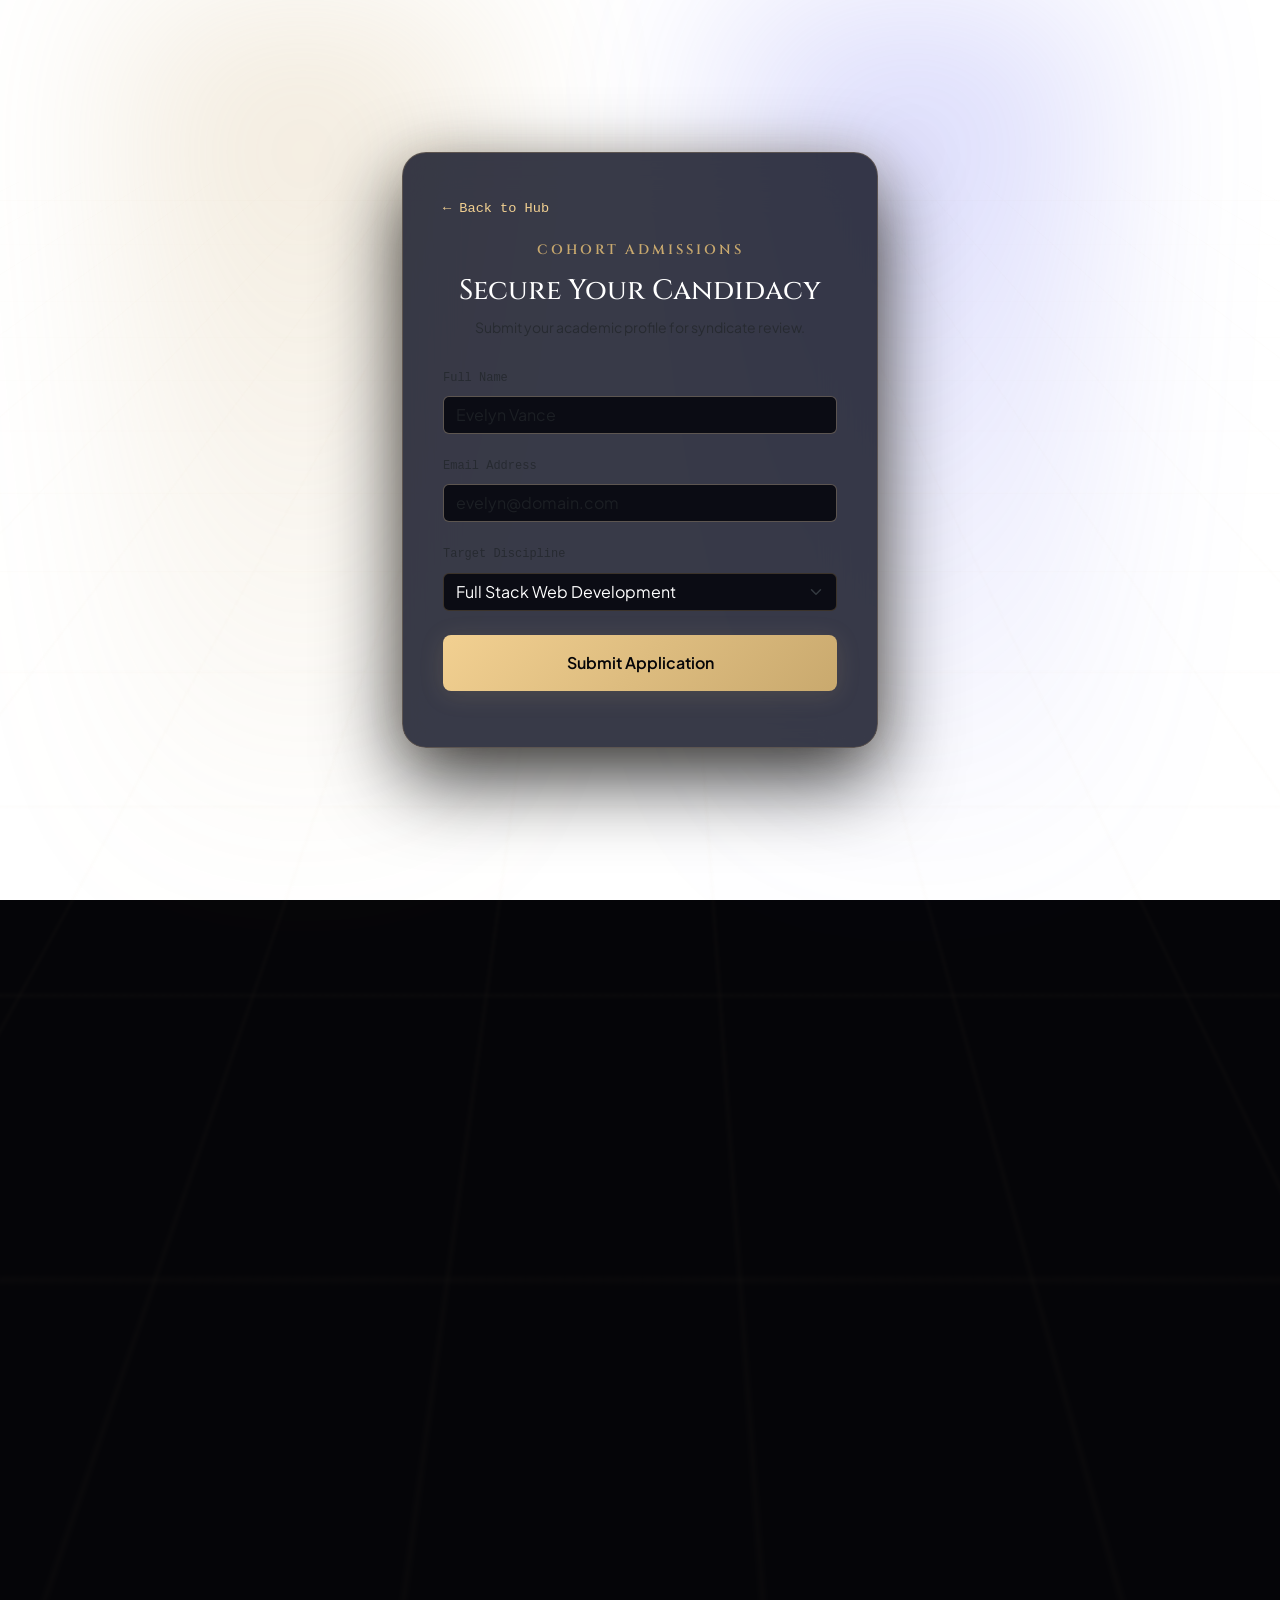
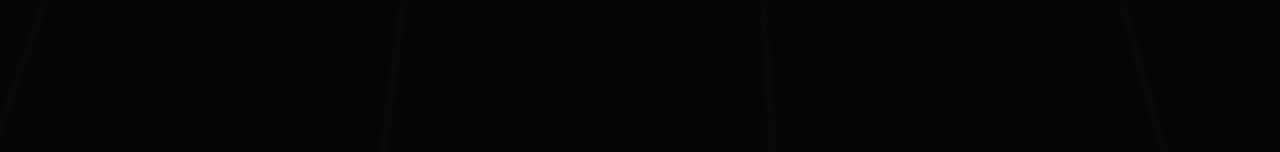
<file: Enroll.html>
<!DOCTYPE html>
<html lang="en">
<head>
  <meta charset="UTF-8">
  <meta name="viewport" content="width=device-width, initial-scale=1.0">
  <title>Enrolment Admissions — LearnSpace Hub</title>
  <link rel="preconnect" href="https://fonts.googleapis.com">
  <link rel="preconnect" href="https://fonts.gstatic.com" crossorigin>
  <link href="https://fonts.googleapis.com/css2?family=Cinzel:wght@500;600;700;800&family=Plus+Jakarta+Sans:wght@300;400;500;600;700&display=swap" rel="stylesheet">
  <link href="https://cdn.jsdelivr.net/npm/bootstrap@5.3.0/dist/css/bootstrap.min.css" rel="stylesheet">
  <link rel="stylesheet" href="style.css">
</head>
<body class="d-flex align-items-center justify-content-center min-vh-100 bg-obsidian position-relative overflow-hidden py-5">
  <div class="light-beam beam-1"></div>
  <div class="light-beam beam-2"></div>
  <div class="perspective-grid-bg"></div>

  <div class="container position-relative z-2 max-w-500">
    <div class="css-modal-content border-gold-glow">
      <a href="index.html" class="css-modal-close">← Back to Hub</a>
      <div class="text-center mb-4">
        <span class="section-subtitle">COHORT ADMISSIONS</span>
        <h2 class="text-white font-serif h3">Secure Your Candidacy</h2>
        <p class="text-muted small">Submit your academic profile for syndicate review.</p>
      </div>
      <form onsubmit="event.preventDefault(); alert('Candidacy application submitted successfully!'); window.location.href='index.html';">
        <div class="mb-3">
          <label class="form-label text-muted x-small uppercase font-mono">Full Name</label>
          <input type="text" class="form-control bg-surface-dark border-gold-subtle text-white" placeholder="Evelyn Vance" required>
        </div>
        <div class="mb-3">
          <label class="form-label text-muted x-small uppercase font-mono">Email Address</label>
          <input type="email" class="form-control bg-surface-dark border-gold-subtle text-white" placeholder="evelyn@domain.com" required>
        </div>
        <div class="mb-4">
          <label class="form-label text-muted x-small uppercase font-mono">Target Discipline</label>
          <select class="form-select bg-surface-dark border-gold-subtle text-white">
            <option>Full Stack Web Development</option>
            <option>Artificial Intelligence & Neural Systems</option>
            <option>UI/UX Spatial Design</option>
          </select>
        </div>
        <button type="submit" class="btn btn-luxury-glow w-100 py-3 mb-3">Submit Application</button>
      </form>
    </div>
  </div>
</body>
</html>
</file>
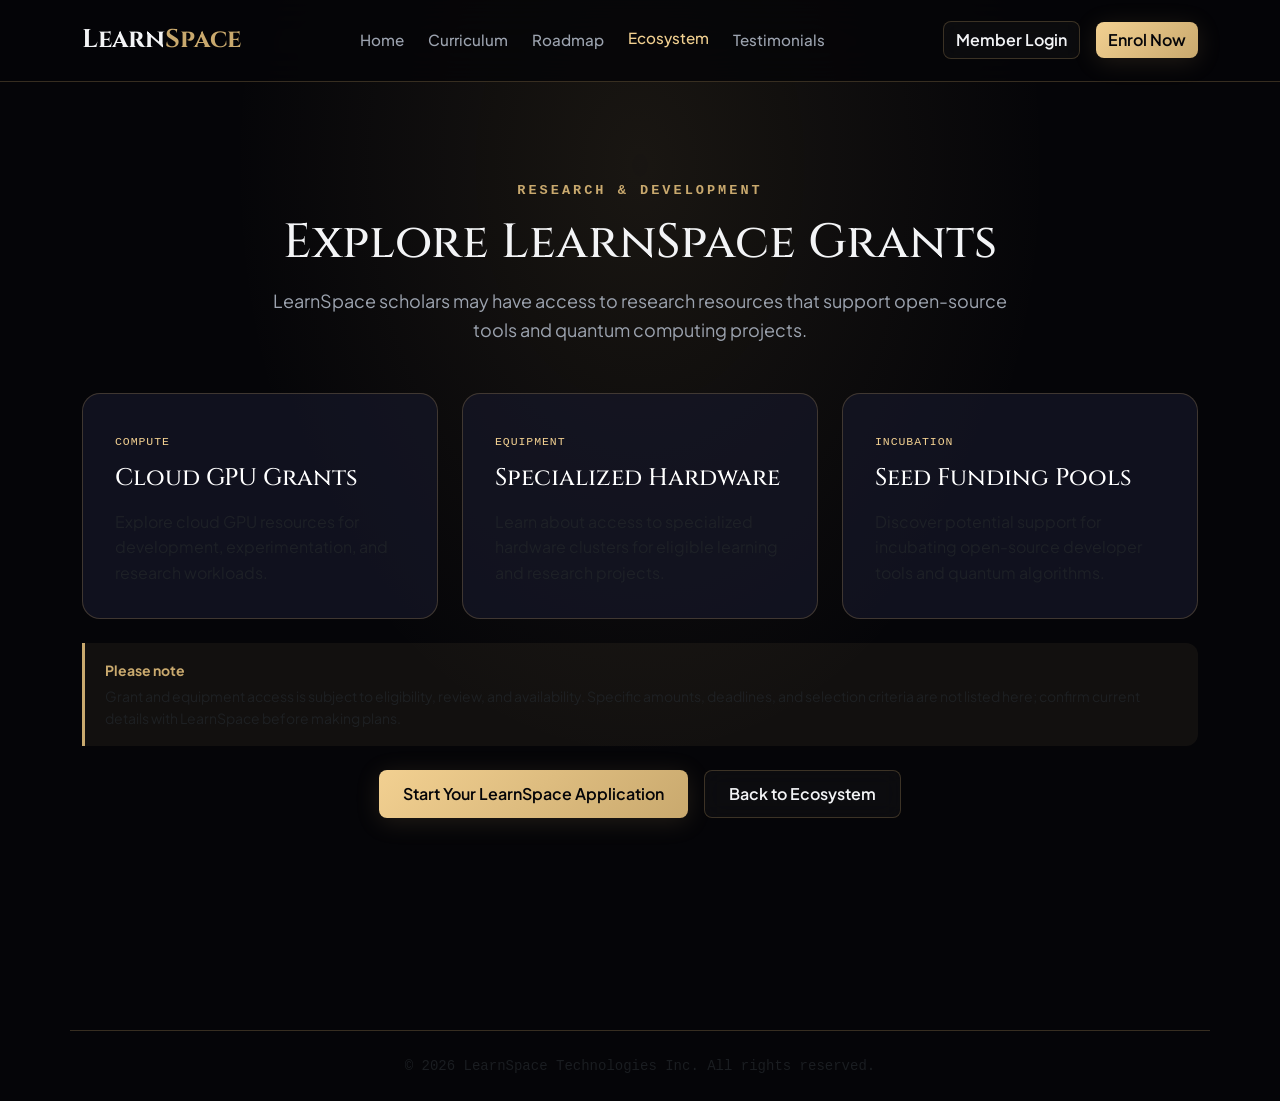
<file: grants.html>
<!DOCTYPE html>
<html lang="en">
<head>
  <meta charset="UTF-8">
  <meta name="viewport" content="width=device-width, initial-scale=1.0">
  <title>Research Grants — LearnSpace</title>
  <link rel="preconnect" href="https://fonts.googleapis.com">
  <link rel="preconnect" href="https://fonts.gstatic.com" crossorigin>
  <link href="https://fonts.googleapis.com/css2?family=Cinzel:wght@500;600;700;800&family=Plus+Jakarta+Sans:wght@300;400;500;600;700&family=JetBrains+Mono:wght@400;500&display=swap" rel="stylesheet">
  <link href="https://cdn.jsdelivr.net/npm/bootstrap@5.3.0/dist/css/bootstrap.min.css" rel="stylesheet">
  <link rel="stylesheet" href="style.css">
  <style>
    body {
      background:
        radial-gradient(ellipse at 50% 15%, rgba(201, 169, 110, 0.1), transparent 45%),
        var(--bg-obsidian);
      color: var(--text-main);
    }

    .grants-hero {
      max-width: 760px;
      margin: 0 auto;
    }

    .grant-card {
      height: 100%;
      padding: clamp(1.5rem, 4vw, 2rem);
      border: 1px solid var(--gold-hairline);
      border-radius: 18px;
      background: rgba(22, 24, 40, 0.7);
    }

    .grant-card-label {
      display: inline-block;
      margin-bottom: 1rem;
      color: var(--gold-light);
      font: 500 0.72rem var(--font-mono);
      letter-spacing: 0.08em;
      text-transform: uppercase;
    }

    .grant-note {
      border-left: 3px solid var(--gold-primary);
      border-radius: 0 12px 12px 0;
      background: rgba(201, 169, 110, 0.07);
      padding: 1rem 1.25rem;
    }

    .grant-actions .btn {
      min-height: 48px;
      display: inline-flex;
      align-items: center;
      justify-content: center;
    }

    @media (max-width: 575.98px) {
      .grant-actions {
        flex-direction: column;
      }

      .grant-actions .btn {
        width: 100%;
      }
    }
  </style>
</head>
<body>
  <input type="checkbox" id="nav-toggle" class="nav-toggle-input" aria-label="Toggle navigation menu">

  <nav class="luxury-navbar fixed-top">
    <div class="container d-flex align-items-center justify-content-between">
      <a href="index.html" class="brand-logo">Learn<span>Space</span></a>
      <div class="nav-links d-none d-lg-flex align-items-center gap-4">
        <a href="index.html" class="nav-link-custom">Home</a>
        <a href="curriculum.html" class="nav-link-custom">Curriculum</a>
        <a href="roadmap.html" class="nav-link-custom">Roadmap</a>
        <a href="ecosystem.html" class="nav-link-custom active">Ecosystem</a>
        <a href="testimonials.html" class="nav-link-custom">Testimonials</a>
      </div>
      <div class="d-none d-lg-flex align-items-center gap-3">
        <a href="login.html" class="btn btn-luxury-outline">Member Login</a>
        <a href="Enroll.html" class="btn btn-luxury-glow">Enrol Now</a>
      </div>
      <label for="nav-toggle" class="mobile-hamburger d-lg-none" aria-hidden="true"><span></span><span></span><span></span></label>
    </div>
    <div class="mobile-drawer d-lg-none">
      <div class="container mobile-drawer-content">
        <a href="index.html" class="mobile-link">Home</a>
        <a href="curriculum.html" class="mobile-link">Curriculum</a>
        <a href="roadmap.html" class="mobile-link">Roadmap</a>
        <a href="ecosystem.html" class="mobile-link">Ecosystem</a>
        <a href="testimonials.html" class="mobile-link">Testimonials</a>
        <hr class="border-gold-subtle my-2">
        <a href="login.html" class="mobile-link">Member Login</a>
        <a href="Enroll.html" class="btn btn-luxury-glow">Enrol Now</a>
      </div>
    </div>
  </nav>

  <main class="section-padding pt-200">
    <div class="container">
      <header class="grants-hero text-center mb-5">
        <span class="section-subtitle font-mono">Research &amp; Development</span>
        <h1 class="section-title">Explore LearnSpace Grants</h1>
        <p class="section-desc">LearnSpace scholars may have access to research resources that support open-source tools and quantum computing projects.</p>
      </header>

      <section aria-label="Grant and research resources">
        <div class="row g-3 g-lg-4">
          <div class="col-md-4">
            <article class="grant-card">
              <span class="grant-card-label">Compute</span>
              <h2 class="h4 font-serif text-white mb-3">Cloud GPU Grants</h2>
              <p class="text-muted mb-0">Explore cloud GPU resources for development, experimentation, and research workloads.</p>
            </article>
          </div>
          <div class="col-md-4">
            <article class="grant-card">
              <span class="grant-card-label">Equipment</span>
              <h2 class="h4 font-serif text-white mb-3">Specialized Hardware</h2>
              <p class="text-muted mb-0">Learn about access to specialized hardware clusters for eligible learning and research projects.</p>
            </article>
          </div>
          <div class="col-md-4">
            <article class="grant-card">
              <span class="grant-card-label">Incubation</span>
              <h2 class="h4 font-serif text-white mb-3">Seed Funding Pools</h2>
              <p class="text-muted mb-0">Discover potential support for incubating open-source developer tools and quantum algorithms.</p>
            </article>
          </div>
        </div>
      </section>

      <aside class="grant-note text-muted small mt-4" aria-label="Grant availability notice">
        <strong class="text-gold d-block mb-1">Please note</strong>
        Grant and equipment access is subject to eligibility, review, and availability. Specific amounts, deadlines, and selection criteria are not listed here; confirm current details with LearnSpace before making plans.
      </aside>

      <div class="grant-actions d-flex justify-content-center gap-3 mt-4">
        <a href="Enroll.html" class="btn btn-luxury-glow px-4">Start Your LearnSpace Application</a>
        <a href="ecosystem.html" class="btn btn-luxury-outline px-4">Back to Ecosystem</a>
      </div>
    </div>
  </main>

  <footer class="luxury-footer pt-4 pb-4 mt-5">
    <div class="container text-center text-muted small border-top border-gold-subtle pt-4 font-mono">
      &copy; 2026 LearnSpace Technologies Inc. All rights reserved.
    </div>
  </footer>
</body>
</html>
</file>
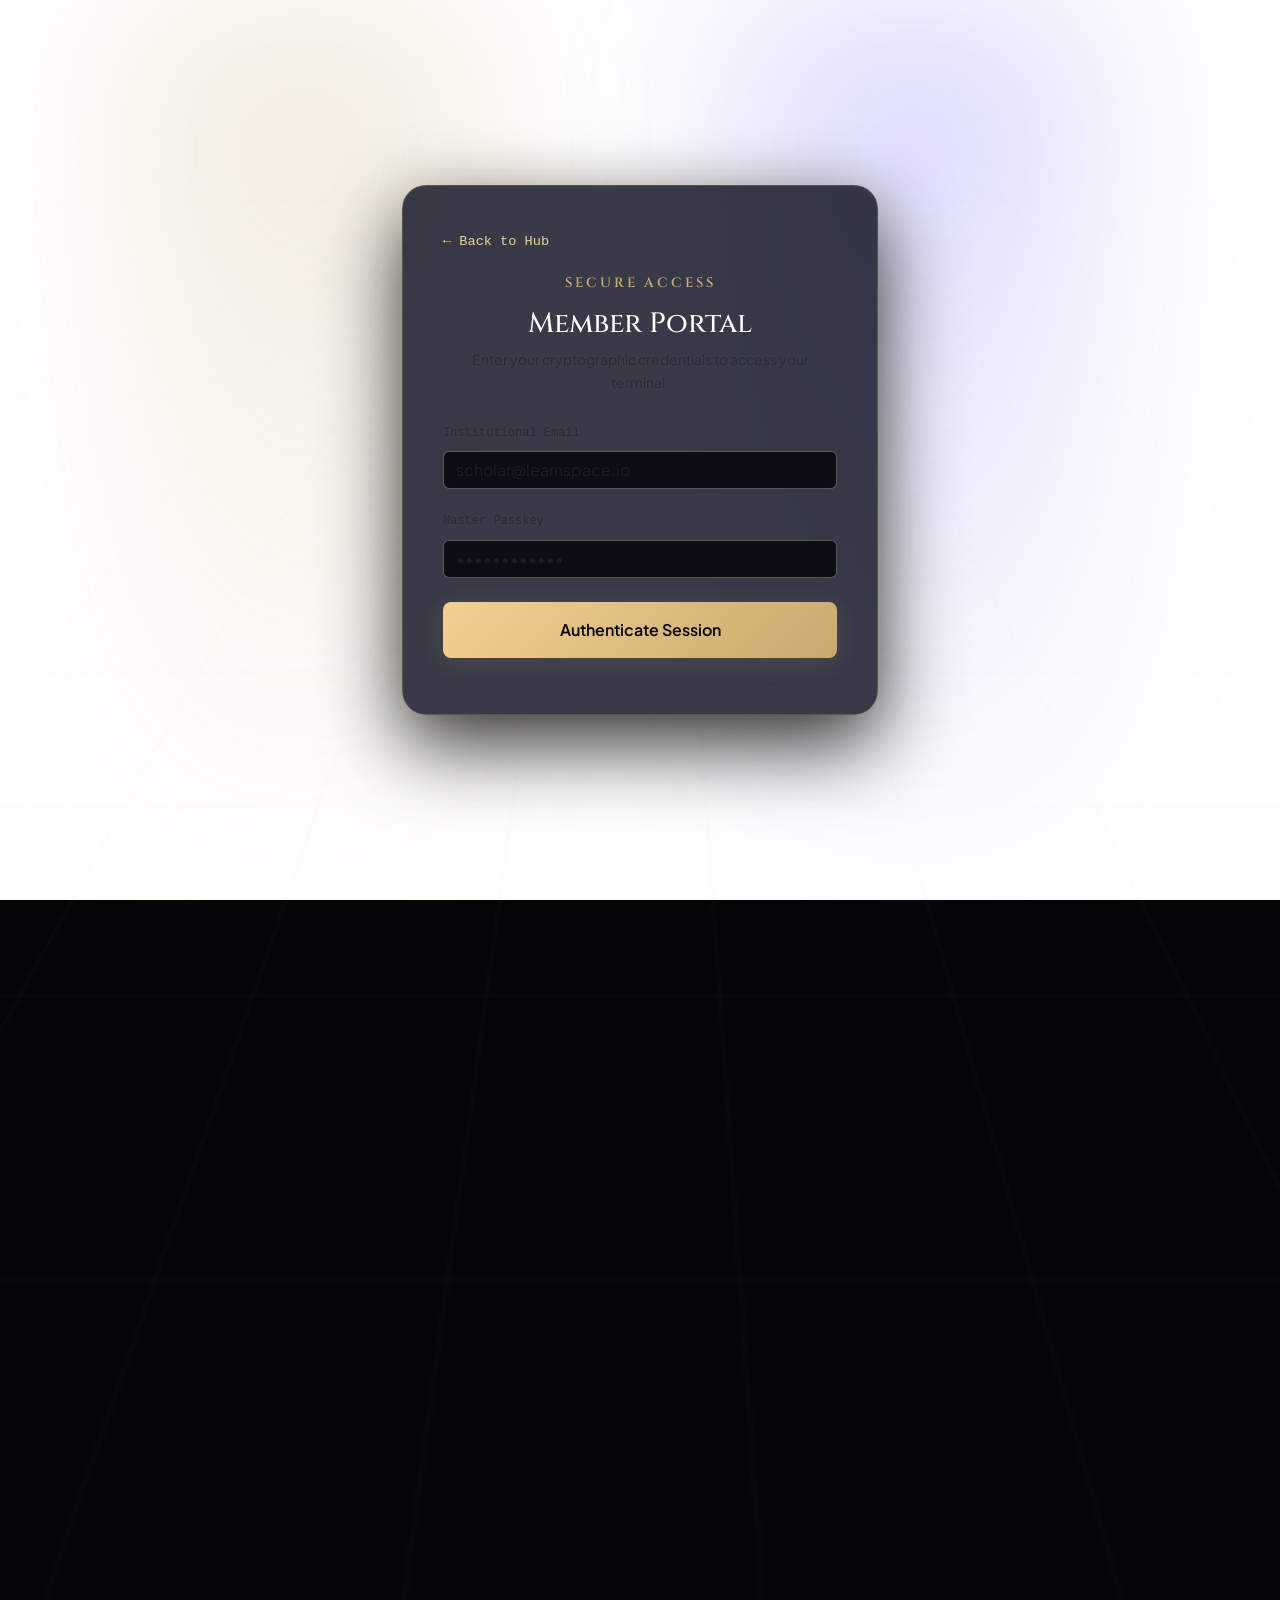
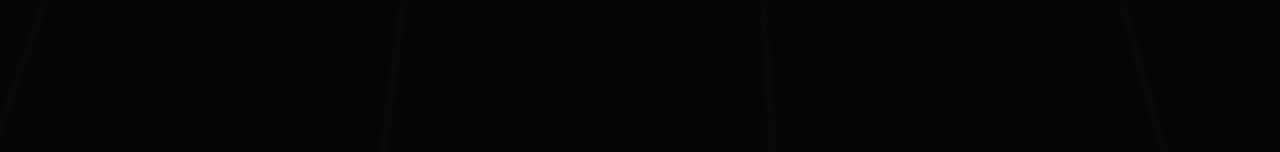
<file: login.html>
<!DOCTYPE html>
<html lang="en">
<head>
  <meta charset="UTF-8">
  <meta name="viewport" content="width=device-width, initial-scale=1.0">
  <title>Member Login — LearnSpace Hub</title>
  <link rel="preconnect" href="https://fonts.googleapis.com">
  <link rel="preconnect" href="https://fonts.gstatic.com" crossorigin>
  <link href="https://fonts.googleapis.com/css2?family=Cinzel:wght@500;600;700;800&family=Plus+Jakarta+Sans:wght@300;400;500;600;700&display=swap" rel="stylesheet">
  <link href="https://cdn.jsdelivr.net/npm/bootstrap@5.3.0/dist/css/bootstrap.min.css" rel="stylesheet">
  <link rel="stylesheet" href="style.css">
</head>
<body class="d-flex align-items-center justify-content-center min-vh-100 bg-obsidian position-relative overflow-hidden">
  <div class="light-beam beam-1"></div>
  <div class="light-beam beam-2"></div>
  <div class="perspective-grid-bg"></div>

  <div class="container position-relative z-2 max-w-500">
    <div class="css-modal-content border-gold-glow">
      <a href="index.html" class="css-modal-close">← Back to Hub</a>
      <div class="text-center mb-4">
        <span class="section-subtitle">SECURE ACCESS</span>
        <h2 class="text-white font-serif h3">Member Portal</h2>
        <p class="text-muted small">Enter your cryptographic credentials to access your terminal.</p>
      </div>
      <form onsubmit="event.preventDefault(); alert('Authentication simulation successful! Welcome back.'); window.location.href='index.html';">
        <div class="mb-3">
          <label class="form-label text-muted x-small uppercase font-mono">Institutional Email</label>
          <input type="email" class="form-control bg-surface-dark border-gold-subtle text-white" placeholder="scholar@learnspace.io" required>
        </div>
        <div class="mb-4">
          <label class="form-label text-muted x-small uppercase font-mono">Master Passkey</label>
          <input type="password" class="form-control bg-surface-dark border-gold-subtle text-white" placeholder="••••••••••••" required>
        </div>
        <button type="submit" class="btn btn-luxury-glow w-100 py-3 mb-3">Authenticate Session</button>
      </form>
    </div>
  </div>
</body>
</html>
</file>
<file: style.css>
/* ==========================================================================
   AWARD-WINNING LUXURY DESIGN SYSTEM & 3D ANIMATION TOKENS
   ========================================================================== */
:root {
  --bg-obsidian: #050508;
  --bg-midnight: #0b0c14;
  --bg-surface: #121320;
  --bg-card: #161828;
  
  --gold-primary: #C9A96E;
  --gold-light: #F2D091;
  --gold-dark: #8A6D3B;
  --gold-hairline: rgba(201, 169, 110, 0.25);
  --gold-glow: rgba(201, 169, 110, 0.15);

  --vivid-accent: #6366F1;
  --text-main: #F3F4F6;
  --text-muted: #9CA3AF;
  
  --font-serif: 'Cinzel', Georgia, serif;
  --font-sans: 'Plus Jakarta Sans', system-ui, -apple-system, sans-serif;
  --font-mono: ui-monospace, SFMono-Regular, Menlo, Monaco, Consolas, monospace;

  --transition-smooth: all 0.6s cubic-bezier(0.16, 1, 0.3, 1);
}

*, *::before, *::after {
  box-sizing: border-box;
  margin: 0;
  padding: 0;
}

html {
  scroll-behavior: smooth;
  font-size: 16px;
  background-color: var(--bg-obsidian);
  color: var(--text-main);
}

body {
  font-family: var(--font-sans);
  line-height: 1.6;
  overflow-x: hidden;
  -webkit-font-smoothing: antialiased;
}

h1, h2, h3, h4, h5, h6, .brand-logo, .section-subtitle, .stat-number, .roadmap-num {
  font-family: var(--font-serif);
}

.font-mono { font-family: var(--font-mono); }
.x-small { font-size: 0.75rem; }
.max-w-700 { max-width: 700px; }
.max-w-500 { max-width: 500px; width: 100%; }
.section-padding { padding: 140px 0; }
.pt-200 { padding-top: 180px; }
.bg-surface-dark { background-color: var(--bg-midnight); }

.text-gold { color: var(--gold-primary) !important; }
.text-gold-gradient {
  background: linear-gradient(135deg, var(--gold-light) 0%, var(--gold-primary) 50%, var(--gold-dark) 100%);
  -webkit-background-clip: text;
  -webkit-text-fill-color: transparent;
}
.border-gold-subtle { border-color: var(--gold-hairline) !important; }

.section-subtitle {
  display: block;
  font-size: 0.85rem;
  text-transform: uppercase;
  letter-spacing: 3px;
  color: var(--gold-primary);
  margin-bottom: 12px;
  font-weight: 600;
}

.section-title {
  font-size: 3rem;
  line-height: 1.2;
  margin-bottom: 16px;
  color: var(--text-main);
}

.section-desc {
  color: var(--text-muted);
  font-size: 1.125rem;
}

.css-modal-content {
  background: rgba(22, 24, 40, 0.85);
  border: 1px solid var(--gold-hairline);
  border-radius: 24px;
  padding: 40px;
  box-shadow: 0 30px 80px rgba(0,0,0,0.8), 0 0 40px var(--gold-glow);
  position: relative;
  backdrop-filter: blur(25px);
}

.css-modal-close {
  font-size: 0.85rem;
  color: var(--gold-light);
  text-decoration: none;
  font-family: var(--font-mono);
  display: inline-block;
  margin-bottom: 20px;
  transition: transform 0.2s ease;
}
.css-modal-close:hover { transform: translateX(-4px); color: var(--gold-primary); }

.btn-luxury-glow {
  background: linear-gradient(135deg, var(--gold-light), var(--gold-primary));
  color: var(--bg-obsidian);
  font-weight: 600;
  border: none;
  border-radius: 8px;
  box-shadow: 0 4px 25px var(--gold-glow);
  transition: var(--transition-smooth);
}
.btn-luxury-glow:hover {
  transform: translateY(-3px) scale(1.02);
  box-shadow: 0 8px 35px rgba(201, 169, 110, 0.5);
  color: var(--bg-obsidian);
}

.btn-luxury-outline {
  background: rgba(255, 255, 255, 0.03);
  border: 1px solid var(--gold-hairline);
  color: var(--text-main);
  font-weight: 600;
  border-radius: 8px;
  backdrop-filter: blur(10px);
  transition: var(--transition-smooth);
}
.btn-luxury-outline:hover {
  background: rgba(201, 169, 110, 0.1);
  border-color: var(--gold-primary);
  color: var(--gold-light);
  transform: translateY(-2px);
}

.luxury-navbar {
  background: rgba(5, 5, 8, 0.85);
  backdrop-filter: blur(20px);
  border-bottom: 1px solid var(--gold-hairline);
  padding: 20px 0;
  z-index: 1000;
  --nav-transition: 180ms ease;
}
.brand-logo {
  font-size: 1.6rem;
  font-weight: 700;
  color: var(--text-main);
  text-decoration: none;
  white-space: nowrap;
}
.brand-logo span { color: var(--gold-primary); }

.nav-toggle-input {
  position: absolute;
  width: 1px;
  height: 1px;
  overflow: hidden;
  clip: rect(0, 0, 0, 0);
  white-space: nowrap;
  clip-path: inset(50%);
}

.mobile-hamburger {
  display: inline-flex;
  width: 44px;
  height: 44px;
  flex: 0 0 44px;
  flex-direction: column;
  align-items: center;
  justify-content: center;
  gap: 5px;
  border: 1px solid var(--gold-hairline);
  border-radius: 10px;
  cursor: pointer;
}

.mobile-hamburger span {
  width: 20px;
  height: 2px;
  background: var(--gold-light);
  transition: transform var(--nav-transition), opacity var(--nav-transition);
}

.nav-toggle-input:focus-visible ~ .luxury-navbar .mobile-hamburger {
  outline: 2px solid var(--gold-light);
  outline-offset: 3px;
}

.mobile-drawer {
  position: absolute;
  top: 100%;
  right: 0;
  left: 0;
  max-height: calc(100vh - 68px);
  overflow-y: auto;
  background: rgba(5, 5, 8, 0.98);
  border-bottom: 1px solid var(--gold-hairline);
  opacity: 0;
  visibility: hidden;
  pointer-events: none;
  transform: translateY(-8px);
  transition: opacity var(--nav-transition), transform var(--nav-transition), visibility var(--nav-transition);
}

.mobile-drawer-content {
  display: flex;
  flex-direction: column;
  gap: 4px;
  padding-top: 12px;
  padding-bottom: 20px;
}

.mobile-link {
  display: block;
  padding: 12px 8px;
  border-radius: 8px;
  color: var(--text-main);
  text-decoration: none;
  font-size: 1rem;
  font-weight: 500;
}

.mobile-link:hover,
.mobile-link:focus-visible {
  color: var(--gold-light);
  background: rgba(201, 169, 110, 0.08);
}

.mobile-drawer .btn {
  min-height: 44px;
  display: inline-flex;
  align-items: center;
  justify-content: center;
}

#nav-toggle:checked ~ .luxury-navbar .mobile-drawer {
  opacity: 1;
  visibility: visible;
  pointer-events: auto;
  transform: translateY(0);
}

#nav-toggle:checked ~ .luxury-navbar .mobile-hamburger span:first-child {
  transform: translateY(7px) rotate(45deg);
}

#nav-toggle:checked ~ .luxury-navbar .mobile-hamburger span:nth-child(2) {
  opacity: 0;
}

#nav-toggle:checked ~ .luxury-navbar .mobile-hamburger span:last-child {
  transform: translateY(-7px) rotate(-45deg);
}

.nav-link-custom {
  color: var(--text-muted);
  text-decoration: none;
  font-weight: 500;
  font-size: 0.95rem;
  transition: var(--transition-smooth);
  position: relative;
}
.nav-link-custom.active, .nav-link-custom:hover {
  color: var(--gold-light);
  transform: translateY(-2px);
}

@media (max-width: 991.98px) {
  .luxury-navbar {
    padding: 10px 0;
  }

  .brand-logo {
    font-size: 1.4rem;
  }
}

@media (prefers-reduced-motion: reduce) {
  .mobile-drawer,
  .mobile-hamburger span {
    transition: none;
  }
}

.hero-section {
  padding-top: 140px;
  background: radial-gradient(circle at 70% 30%, #121320 0%, var(--bg-obsidian) 70%);
}

.light-beam {
  position: absolute;
  width: 350px;
  height: 100%;
  filter: blur(90px);
  pointer-events: none;
  z-index: 1;
  opacity: 0.25;
}
.beam-1 { top: 0; left: 10%; background: linear-gradient(180deg, var(--gold-primary), transparent); }
.beam-2 { top: 0; right: 15%; background: linear-gradient(180deg, var(--vivid-accent), transparent); }

.giant-sphere {
  position: absolute;
  border-radius: 50%;
  filter: blur(130px);
  pointer-events: none;
  z-index: 1;
  opacity: 0.35;
}
.sphere-1 { top: 10%; right: 5%; width: 550px; height: 550px; background: radial-gradient(circle, var(--gold-dark), transparent 70%); }
.sphere-2 { bottom: 5%; left: -5%; width: 450px; height: 450px; background: radial-gradient(circle, var(--vivid-accent), transparent 70%); }

.perspective-grid-bg {
  position: absolute;
  inset: 0;
  background-image: linear-gradient(rgba(201, 169, 110, 0.04) 1px, transparent 1px), linear-gradient(90deg, rgba(201, 169, 110, 0.04) 1px, transparent 1px);
  background-size: 60px 60px;
  transform: perspective(1000px) rotateX(60deg) translateY(-100px) scale(2);
  pointer-events: none;
  z-index: 1;
  opacity: 0.5;
}

.hero-badge {
  display: inline-flex;
  align-items: center;
  gap: 12px;
  padding: 6px 16px;
  background: rgba(201, 169, 110, 0.08);
  border: 1px solid var(--gold-hairline);
  border-radius: 50px;
  font-size: 0.85rem;
  color: var(--gold-light);
  font-weight: 600;
}
.badge-line { width: 24px; height: 1px; background: var(--gold-primary); }

.hero-headline { font-size: 3.75rem; font-weight: 800; line-height: 1.1; }
.hero-subtitle { font-size: 1.15rem; color: var(--text-muted); }

.stat-number { display: block; font-family: var(--font-serif); font-size: 1.8rem; font-weight: 700; color: var(--gold-light); }
.stat-label { font-size: 0.75rem; color: var(--text-muted); text-transform: uppercase; }

.scene-3d-wrapper { position: relative; height: 520px; perspective: 1400px; transform-style: preserve-3d; }
.scene-3d-wrapper::before {
  content: "";
  position: absolute;
  inset: 8% 4%;
  z-index: 4;
  border-radius: 50%;
  background: radial-gradient(260px circle at 55% 42%, rgba(201, 169, 110, 0.16), transparent 72%);
  opacity: 0;
  pointer-events: none;
  transition: opacity 300ms ease;
}

.scene-3d-wrapper:hover::before { opacity: 1; }

.orbital-ring { position: absolute; border-radius: 50%; border: 1px dashed rgba(201, 169, 110, 0.3); top: 50%; left: 50%; transform: translate(-50%, -50%) rotateX(65deg); }
.ring-1 { width: 400px; height: 400px; }
.ring-2 { width: 500px; height: 500px; border-color: rgba(99, 102, 241, 0.3); }

.floating-glass-cube { position: absolute; width: 150px; height: 150px; top: 32%; left: 40%; transform-style: preserve-3d; }
.floating-glass-cube { animation: transformer-cube-float 7s ease-in-out infinite; }

@keyframes transformer-cube-float {
  0%, 100% { transform: translateY(0) rotateX(-12deg) rotateY(18deg); }
  50% { transform: translateY(-16px) rotateX(12deg) rotateY(-18deg); }
}

.transformer-model {
  position: absolute;
  top: 5%;
  right: 2%;
  z-index: 2;
  width: min(260px, 68%);
  padding: 16px;
  border: 1px solid rgba(201, 169, 110, 0.34);
  border-radius: 18px;
  background: linear-gradient(145deg, rgba(17, 19, 32, 0.86), rgba(5, 5, 8, 0.76));
  box-shadow: 0 20px 50px rgba(0, 0, 0, 0.35), inset 0 0 24px rgba(99, 102, 241, 0.08);
  transform: perspective(900px) rotateX(8deg) rotateY(-13deg);
  transform-style: preserve-3d;
  transition: transform 450ms cubic-bezier(0.2, 0.8, 0.2, 1), border-color 300ms ease, box-shadow 300ms ease;
  animation: transformer-model-drift 6s ease-in-out infinite;
}

.scene-3d-wrapper:hover .transformer-model {
  border-color: rgba(242, 208, 145, 0.75);
  box-shadow: 0 26px 60px rgba(0, 0, 0, 0.48), 0 0 35px rgba(201, 169, 110, 0.22), inset 0 0 30px rgba(99, 102, 241, 0.12);
  transform: perspective(900px) rotateX(0deg) rotateY(0deg) translateZ(22px) scale(1.035);
  animation-play-state: paused;
}

@keyframes transformer-model-drift {
  0%, 100% { translate: 0 0; }
  50% { translate: 0 -9px; }
}

.transformer-model-heading,
.transformer-model-status,
.transformer-residual {
  color: rgba(242, 208, 145, 0.78);
  font-size: 0.55rem;
  letter-spacing: 0.08em;
}

.transformer-model-heading { margin-bottom: 12px; }

.transformer-token-stream {
  display: flex;
  justify-content: center;
  gap: 6px;
}

.transformer-token-stream span {
  display: grid;
  min-width: 39px;
  min-height: 25px;
  place-items: center;
  border: 1px solid rgba(99, 102, 241, 0.38);
  border-radius: 6px;
  background: rgba(99, 102, 241, 0.12);
  color: #d5d6ff;
  font: 500 0.58rem var(--font-mono);
  box-shadow: 0 0 12px rgba(99, 102, 241, 0.1);
}

.transformer-flow-arrow {
  width: 1px;
  height: 13px;
  margin: 0 auto;
  background: linear-gradient(180deg, rgba(201, 169, 110, 0.15), var(--gold-primary));
  position: relative;
}

.transformer-flow-arrow::after {
  content: "";
  position: absolute;
  left: -3px;
  bottom: 0;
  width: 6px;
  height: 6px;
  border-right: 1px solid var(--gold-primary);
  border-bottom: 1px solid var(--gold-primary);
  transform: rotate(45deg);
}

.transformer-layer {
  position: relative;
  display: flex;
  align-items: center;
  gap: 9px;
  min-height: 52px;
  padding: 8px 9px;
  overflow: hidden;
  border: 1px solid rgba(201, 169, 110, 0.32);
  border-radius: 10px;
  background: linear-gradient(110deg, rgba(201, 169, 110, 0.12), rgba(99, 102, 241, 0.08));
  transform: translateZ(12px);
  transition: transform 350ms ease, border-color 350ms ease, background-color 350ms ease;
}

.scene-3d-wrapper:hover .transformer-layer {
  border-color: rgba(242, 208, 145, 0.62);
  transform: translateZ(24px);
}

.transformer-layer-index {
  color: var(--gold-light);
  font-size: 0.58rem;
}

.transformer-layer-copy {
  display: flex;
  flex-direction: column;
  gap: 3px;
}

.transformer-layer-copy strong {
  color: #fff;
  font-size: 0.58rem;
  letter-spacing: 0.06em;
}

.transformer-layer-copy small {
  color: var(--text-muted);
  font: 0.5rem var(--font-mono);
}

.transformer-attention-core,
.transformer-feedforward-core {
  width: 14px;
  height: 14px;
  margin-left: auto;
  flex: 0 0 14px;
  border: 1px solid rgba(242, 208, 145, 0.8);
  border-radius: 50%;
  background: rgba(201, 169, 110, 0.25);
  box-shadow: 0 0 14px rgba(201, 169, 110, 0.55);
  animation: transformer-core-pulse 2.4s ease-in-out infinite;
}

.transformer-feedforward-core {
  border-color: rgba(155, 158, 255, 0.8);
  background: rgba(99, 102, 241, 0.3);
  box-shadow: 0 0 14px rgba(99, 102, 241, 0.6);
  animation-delay: -1.2s;
}

@keyframes transformer-core-pulse {
  0%, 100% { opacity: 0.65; transform: scale(0.85); }
  50% { opacity: 1; transform: scale(1.15); }
}

.transformer-residual {
  padding: 7px 0;
  text-align: center;
  font-size: 0.48rem;
}

.transformer-output-stream span {
  border-color: rgba(201, 169, 110, 0.4);
  background: rgba(201, 169, 110, 0.1);
  color: var(--gold-light);
}

.transformer-model-status {
  display: flex;
  align-items: center;
  justify-content: center;
  gap: 6px;
  margin-top: 12px;
  font-size: 0.48rem;
}

.transformer-model-status span {
  width: 6px;
  height: 6px;
  border-radius: 50%;
  background: #7ee3b0;
  box-shadow: 0 0 9px rgba(126, 227, 176, 0.8);
}

.cube-face {
  position: absolute; width: 150px; height: 150px;
  background: rgba(201, 169, 110, 0.08); border: 1px solid rgba(201, 169, 110, 0.4); backdrop-filter: blur(12px);
}
.cube-face.front  { transform: translateZ(75px); }
.cube-face.back   { transform: rotateY(180deg) translateZ(75px); }
.cube-face.left   { transform: rotateY(-90deg) translateZ(75px); }
.cube-face.right  { transform: rotateY(90deg) translateZ(75px); }
.cube-face.top    { transform: rotateX(90deg) translateZ(75px); }
.cube-face.bottom { transform: rotateX(-90deg) translateZ(75px); }

.holo-card {
  position: absolute; background: rgba(22, 24, 40, 0.85); backdrop-filter: blur(20px);
  border: 1px solid var(--gold-hairline); border-radius: 18px; box-shadow: 0 35px 70px rgba(0,0,0,0.7);
  transform-style: preserve-3d;
  transition: transform 400ms ease, border-color 300ms ease;
}
.holo-main { width: 330px; padding: 26px; top: 10px; left: 15px; }

.scene-3d-wrapper:hover .holo-main {
  border-color: rgba(242, 208, 145, 0.58);
  transform: translateZ(30px) rotateY(3deg);
}

@media (max-width: 991.98px) {
  .scene-3d-wrapper { height: 480px; }
  .transformer-model { right: 4%; width: min(260px, 62%); }
  .holo-main { top: auto; bottom: 8px; left: 4%; width: min(330px, 78%); }
}

@media (max-width: 575.98px) {
  .scene-3d-wrapper { height: 440px; }
  .transformer-model { top: 3%; right: 0; width: min(250px, 70%); padding: 13px; }
  .holo-main { bottom: 4px; left: 0; width: min(310px, 84%); padding: 20px; }
  .ring-1 { width: min(360px, 92vw); }
  .ring-2 { width: min(440px, 108vw); }
}

@media (prefers-reduced-motion: reduce) {
  .floating-glass-cube,
  .transformer-model,
  .transformer-attention-core,
  .transformer-feedforward-core {
    animation: none;
  }

  .scene-3d-wrapper:hover .transformer-model,
  .scene-3d-wrapper:hover .transformer-layer,
  .scene-3d-wrapper:hover .holo-main {
    transform: none;
  }
}

.course-3d-card, .bento-tile, .testimonial-card {
  background: rgba(22, 24, 40, 0.75); backdrop-filter: blur(16px);
  border: 1px solid var(--gold-hairline); border-radius: 20px; overflow: hidden;
  transition: var(--transition-smooth); box-shadow: 0 15px 35px rgba(0,0,0,0.4); height: 100%; display: flex; flex-direction: column;
}
.course-3d-card:hover, .bento-tile:hover, .testimonial-card:hover {
  transform: translateY(-10px) scale(1.02); border-color: rgba(201, 169, 110, 0.7);
  box-shadow: 0 40px 80px rgba(0,0,0,0.8), 0 0 40px var(--gold-glow);
}

.card-visual-header { height: 200px; position: relative; padding: 20px; overflow: hidden; }
.card-img-overlay-wrap { position: absolute; inset: 0; overflow: hidden; z-index: 0; }
.luxury-card-img { width: 100%; height: 100%; object-fit: cover; transition: transform 0.8s ease; filter: brightness(0.75) contrast(1.15); }
.course-3d-card:hover .luxury-card-img { transform: scale(1.15); }

.img-gradient-mask {
  position: absolute; inset: 0;
  background: linear-gradient(180deg, rgba(11, 12, 20, 0.2) 0%, rgba(22, 24, 40, 0.95) 100%);
  z-index: 1;
}

.card-body-custom { padding: 26px; display: flex; flex-direction: column; flex-grow: 1; position: relative; z-index: 2; }
.course-title { font-size: 1.25rem; font-weight: 700; color: var(--text-main); margin-bottom: 12px; }
.course-desc { font-size: 0.9rem; color: var(--text-muted); margin-bottom: 24px; flex-grow: 1; }
.card-link-arrow { color: var(--gold-light); text-decoration: none; font-weight: 600; font-size: 0.85rem; }

.roadmap-timeline-wrapper { position: relative; max-width: 900px; margin: 0 auto; }
.roadmap-central-axis { position: absolute; top: 0; bottom: 0; left: 50%; width: 2px; background: linear-gradient(180deg, var(--gold-primary), var(--vivid-accent)); transform: translateX(-50%); }
.roadmap-node-glow { width: 26px; height: 26px; background: var(--bg-obsidian); border: 2px solid var(--gold-primary); border-radius: 50%; margin: 0 auto; box-shadow: 0 0 20px var(--gold-primary); position: relative; }
.roadmap-panel-card { background: rgba(22, 24, 40, 0.8); backdrop-filter: blur(16px); border: 1px solid var(--gold-hairline); border-radius: 14px; padding: 22px; }

.bento-grid-container { display: grid; grid-template-columns: repeat(3, 1fr); gap: 24px; }
.bento-tile { padding: 35px; position: relative; }
.tile-large { grid-column: span 2; }
.bento-bg-image { position: absolute; inset: 0; z-index: 1; }
.bento-bg-image img { width: 100%; height: 100%; object-fit: cover; filter: brightness(0.65); }
.bento-overlay { position: absolute; inset: 0; background: linear-gradient(135deg, rgba(11, 12, 20, 0.92) 0%, rgba(22, 24, 40, 0.75) 100%); z-index: 1; }

.avatar-initials { width: 48px; height: 48px; border-radius: 50%; background: var(--vivid-accent); color: #fff; display: flex; align-items: center; justify-content: center; font-weight: 700; }
.gold-avatar { background: var(--gold-primary); color: var(--bg-obsidian); }
</file>
